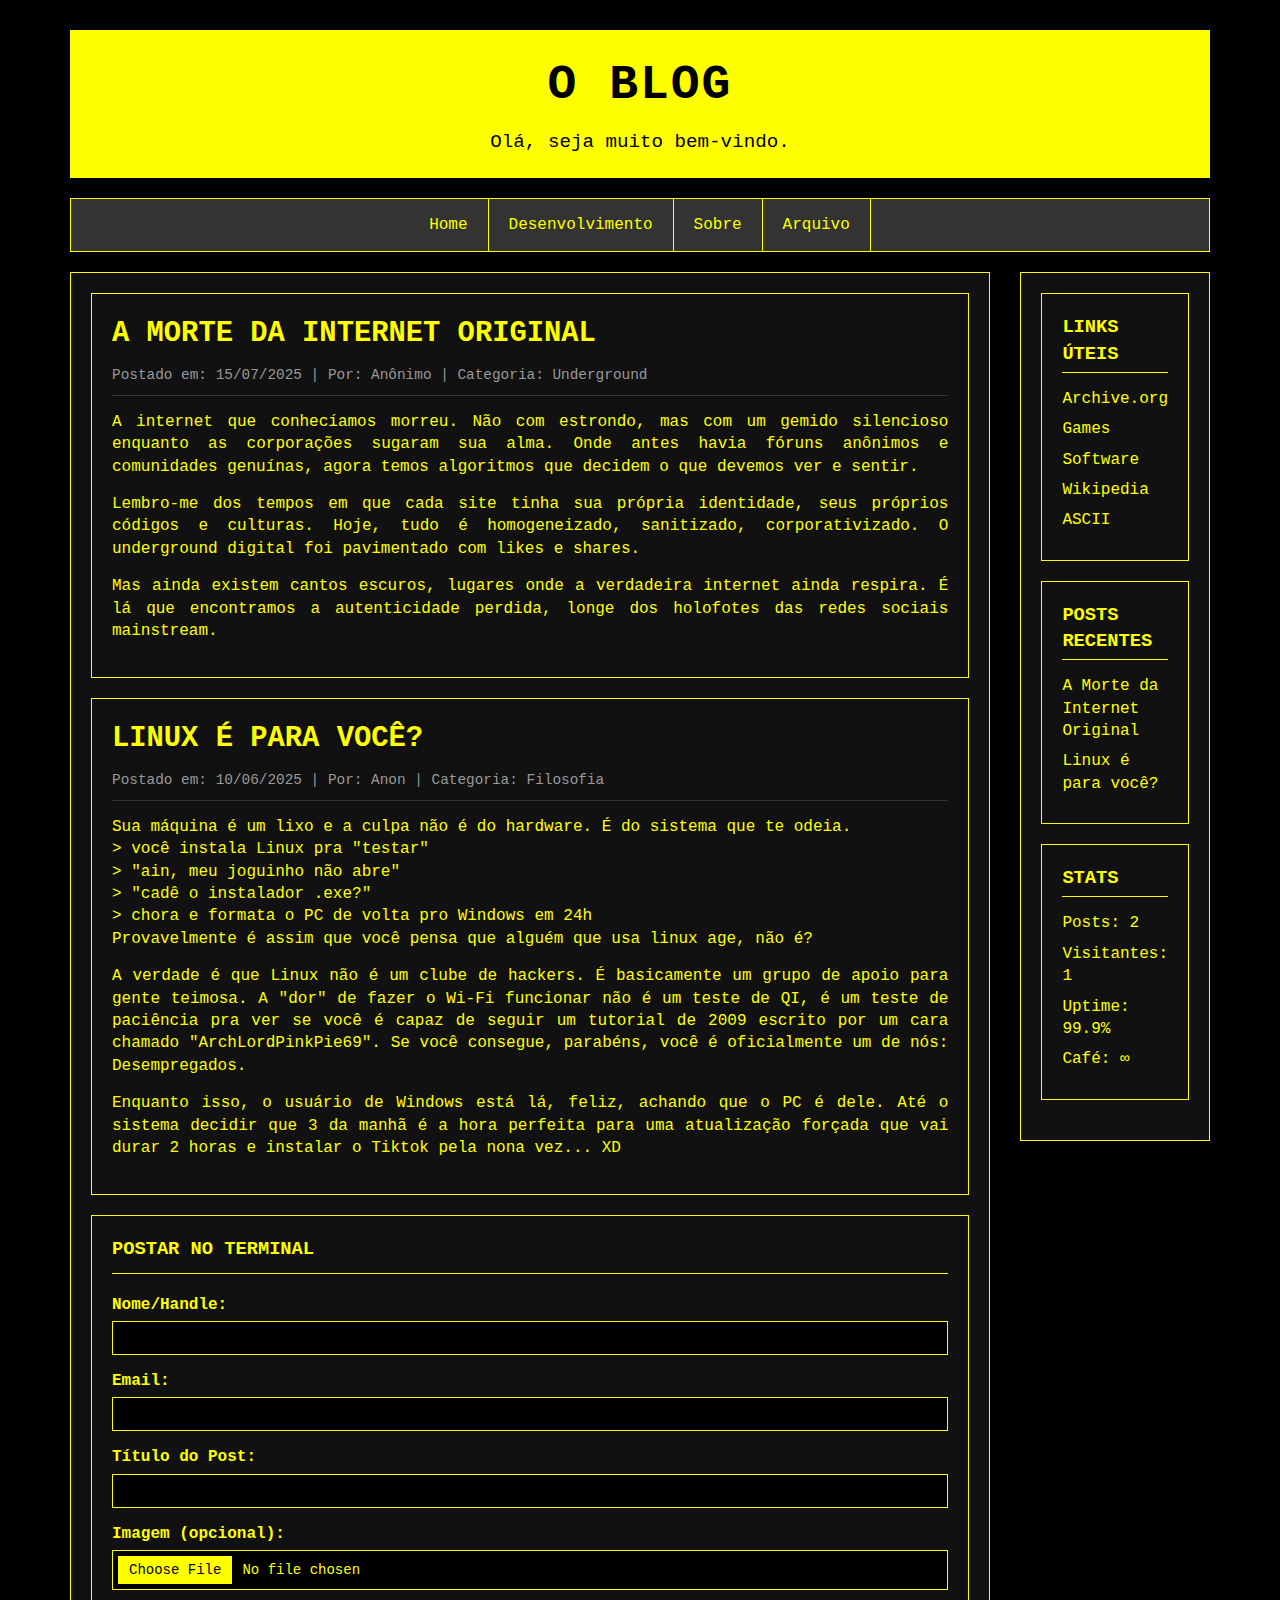
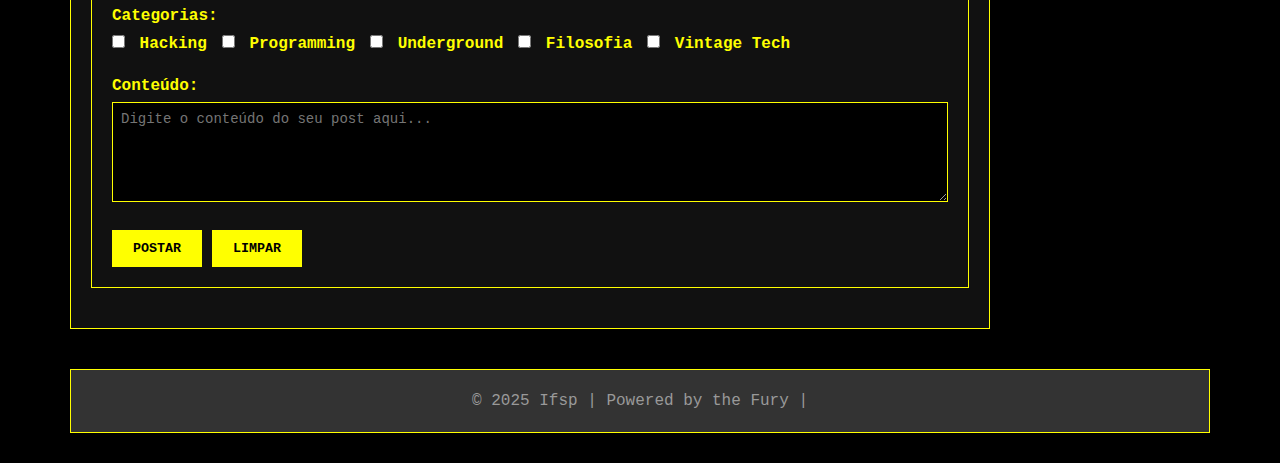
<file: index.html>
<!DOCTYPE html>
<html lang="pt-BR">
<head>
    <meta charset="UTF-8">
    <meta name="viewport" content="width=device-width, initial-scale=1.0">
    <title>Blog</title>
    <link rel="stylesheet" href="./style/global.css">
    <script src="./Scripts/script.js" defer></script>
    <link rel="icon" type="image/x-icon" href="../Iscariotes/images/icon.ico">
</head>

<body>

    <div class="container">
        <header>
            <h1>O blog</h1>
            <p>Olá, seja muito bem-vindo.</p>
        </header>

        <nav>
            <ul>
                <li class="dropdown">
                    <a href="#home" id="homeLink">Home</a>
                    <section class="dropdown-content">
                        <a href="#tech" class="category-filter" data-category="tech">Tecnologia</a>
                        <a href="#software" class="category-filter" data-category="underground">Software</a>
                        <a href="#hacking" class="category-filter" data-category="hacking">Hacking</a>
                        <a href="#filosofia" class="category-filter" data-category="filosofia">Filosofia</a>
                        <a href="#random" class="category-filter" data-category="random">Random</a>
                    </section>
                </li>
                <li><a href="../Iscariotes/Pages/Development.html">Desenvolvimento</a></li>
                <li><a href="../Iscariotes/Pages/About.html">Sobre</a></li>
                <li><a href="../Iscariotes/Pages/Archive.html">Arquivo</a></li>
            </ul>
        </nav>

        <main class="main-wrapper">
            <article>
                <div id="postsContainer">
                    <article class="post category-underground">
                        <h2>A Morte da Internet Original</h2>
                        <section class="post-meta">
                            Postado em: 15/07/2025 | Por: Anônimo | Categoria: Underground
                        </section>
                        <p>
                            A internet que conhecíamos morreu. Não com estrondo, mas com um gemido silencioso enquanto as corporações sugaram sua alma. 
                            Onde antes havia fóruns anônimos e comunidades genuínas, agora temos algoritmos que decidem o que devemos ver e sentir.
                        </p>
                        <p>
                            Lembro-me dos tempos em que cada site tinha sua própria identidade, seus próprios códigos e culturas. 
                            Hoje, tudo é homogeneizado, sanitizado, corporativizado. O underground digital foi pavimentado com likes e shares.
                        </p>
                        <p>
                            Mas ainda existem cantos escuros, lugares onde a verdadeira internet ainda respira. 
                            É lá que encontramos a autenticidade perdida, longe dos holofotes das redes sociais mainstream.
                        </p>
                    </article>

                    <article class="post category-filosofia">
                        <h2>Linux é Para você?</h2>
                        <section class="post-meta">
                            Postado em: 10/06/2025 | Por: Anon | Categoria: Filosofia
                        </section>
                        <p>
                            Sua máquina é um lixo e a culpa não é do hardware. É do sistema que te odeia.
                            <br> > você instala Linux pra "testar"
                            <br> > "ain, meu joguinho não abre"
                            <br> > "cadê o instalador .exe?"
                            <br> > chora e formata o PC de volta pro Windows em 24h
                            <br>
                            Provavelmente é assim que você pensa que alguém que usa linux age, não é? 
                        </p>
                        <p>
                            A verdade é que Linux não é um clube de hackers. É basicamente um grupo de apoio 
                            para gente teimosa. A "dor" de fazer o Wi-Fi funcionar não é um teste de QI, é um teste 
                            de paciência pra ver se você é capaz de seguir um tutorial de 2009 escrito por um cara 
                            chamado "ArchLordPinkPie69". Se você consegue, parabéns, você é oficialmente um de nós: Desempregados.
                        </p>
                        <p>
                            Enquanto isso, o usuário de Windows está lá, feliz, achando que o PC é dele. Até o sistema
                            decidir que 3 da manhã é a hora perfeita para uma atualização forçada que vai durar 2 
                            horas e instalar o Tiktok pela nona vez...  XD
                        </p>
                    </article>
                </div>

                <section class="form-section">
                    <h3>Postar no Terminal</h3>
                    <form id="postForm">
                        <div class="form-group">
                            <label for="nome">Nome/Handle:</label>
                            <input type="text" id="nome" name="nome" required>
                        </div>

                        <div class="form-group">
                            <label for="email">Email:</label>
                            <input type="email" id="email" name="email" required>
                        </div>

                        <div class="form-group">
                            <label for="titulo">Título do Post:</label>
                            <input type="text" id="titulo" name="titulo" required>
                        </div>

                        <section class="form-group">
                            <label for="imagem">Imagem (opcional):</label>
                            <input type="file" id="imagem" name="imagem" accept="image/*">
                        </section>

                        <section class="form-group">
                            <label>Categorias:</label>
                            <section class="checkbox-group">
                                <label><input type="checkbox" name="categorias" value="hacking"> Hacking</label>
                                <label><input type="checkbox" name="categorias" value="programming"> Programming</label>
                                <label><input type="checkbox" name="categorias" value="underground"> Underground</label>
                                <label><input type="checkbox" name="categorias" value="filosofia"> Filosofia</label>
                                <label><input type="checkbox" name="categorias" value="vintage"> Vintage Tech</label>
                            </section>
                        </section>

                        <section class="form-group">
                            <label for="conteudo">Conteúdo:</label>
                            <textarea id="conteudo" name="conteudo" placeholder="Digite o conteúdo do seu post aqui..." required></textarea>
                        </section>

                        <section class="button-group">
                            <button type="submit">Postar</button>
                            <button type="button" id="clearBtn">Limpar</button>
                        </section>
                    </form>

                    <section id="successMessage" class="success-message">
                        <p>Post enviado com sucesso! Aparecerá no topo da página.</p>
                    </section>
                </section>
            </article>

            <aside>
                <article>
                    <h3>Links Úteis</h3>
                    <ul>
                        <li><a href="#" >Archive.org</a></li>
                        <li><a href="#" >Games</a></li>
                        <li><a href="#" >Software</a></li>
                        <li><a href="#" >Wikipedia</a></li>
                        <li><a href="#" >ASCII</a></li>
                    </ul>
                </article>

                <article>
                    <h3>Posts Recentes</h3>
                    <ul id="recentPosts">
                        <li><a href="#">A Morte da Internet Original</a></li>
                        <li><a href="#">Linux é para você?</a></li>
                    </ul>
                </article>

                <article>
                    <h3>Stats</h3>
                    <ul>
                        <li>Posts: <span id="postCount">2</span></li>
                        <li>Visitantes: <span id="visitorCount">1</span></li>
                        <li>Uptime: 99.9%</li>
                        <li>Café: ∞ </li>
                    </ul>
                </article>
            </aside>
        </main>

        <footer>
            <p>&copy; 2025 Ifsp | Powered by the Fury |</p>
        </footer>
    </div>
</body>
</html>
</file>
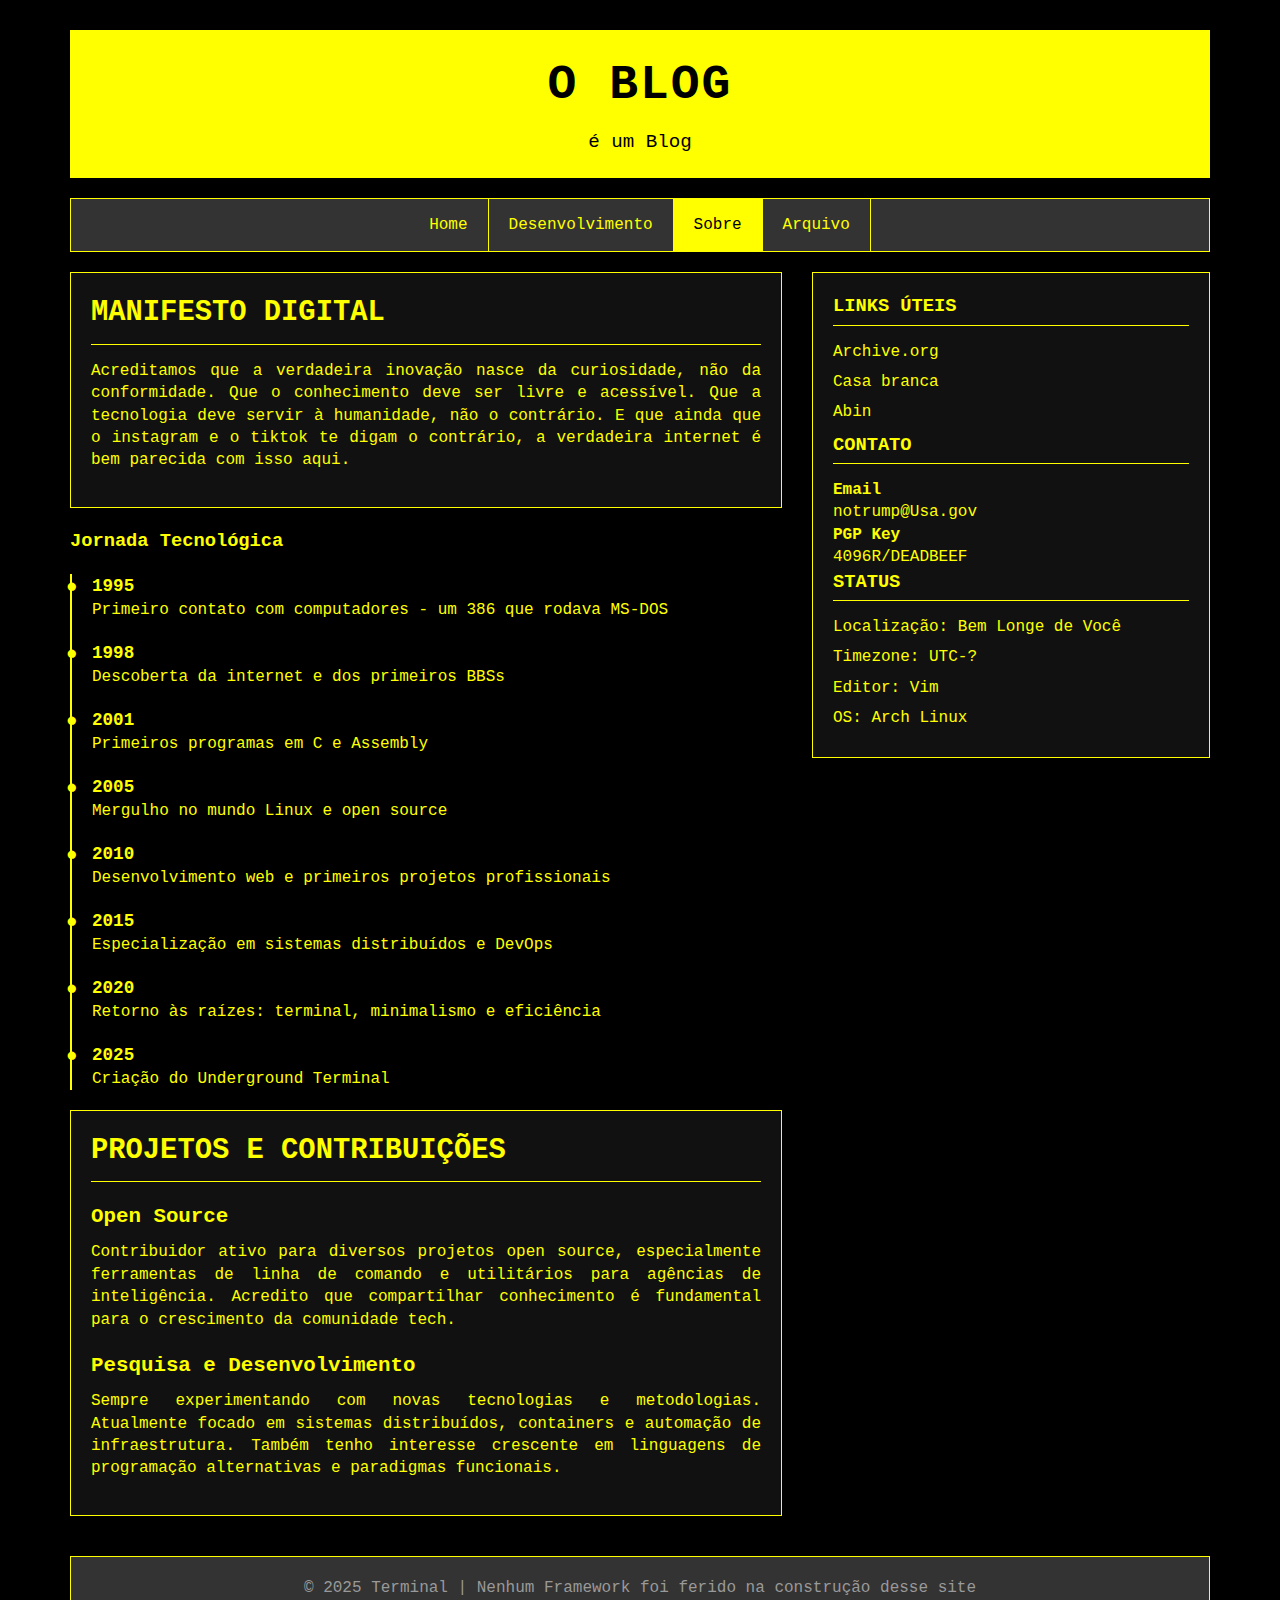
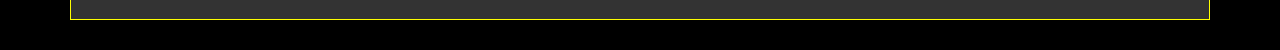
<file: Pages/About.html>
<!DOCTYPE html>
<html lang="pt-BR">
<head>
    <meta charset="UTF-8">
    <meta name="viewport" content="width=device-width, initial-scale=1.0">
    <title>Blog</title>
    <link rel="stylesheet" href="../style/global.css">
    <link rel="icon" type="image/x-icon" href="../Iscariotes/images/icon.ico">
</head>
<body>
    <div class="container">
        <header>
            <h1>O Blog</h1>
            <p>é um Blog</p>
        </header>

        <nav>
            <ul>
                <li><a href="../index.html">Home</a></li>
                <li><a href="Development.html">Desenvolvimento</a></li>
                <li><a href="About.html" class="active">Sobre</a></li>
                <li><a href="Archive.html">Arquivo</a></li>
            </ul>
        </nav>

        <div class="main-wrapper">
            <main>
                <section class="content-section">
                    <h2>Manifesto Digital</h2>
                    <p>
                        Acreditamos que a verdadeira inovação nasce da curiosidade, não da conformidade. 
                        Que o conhecimento deve ser livre e acessível. Que a tecnologia deve servir à humanidade, 
                        não o contrário. E que ainda que o instagram e o tiktok te digam o contrário, a verdadeira internet
                        é bem parecida com isso aqui.
                    </p>
                </section>

                    <h3>Jornada Tecnológica</h3>
                    <div class="timeline">
                        <div class="timeline-item">
                            <div class="timeline-year">1995</div>
                            <p>Primeiro contato com computadores - um 386 que rodava MS-DOS</p>
                        </div>
                        <div class="timeline-item">
                            <div class="timeline-year">1998</div>
                            <p>Descoberta da internet e dos primeiros BBSs</p>
                        </div>
                        <div class="timeline-item">
                            <div class="timeline-year">2001</div>
                            <p>Primeiros programas em C e Assembly</p>
                        </div>
                        <div class="timeline-item">
                            <div class="timeline-year">2005</div>
                            <p>Mergulho no mundo Linux e open source</p>
                        </div>
                        <div class="timeline-item">
                            <div class="timeline-year">2010</div>
                            <p>Desenvolvimento web e primeiros projetos profissionais</p>
                        </div>
                        <div class="timeline-item">
                            <div class="timeline-year">2015</div>
                            <p>Especialização em sistemas distribuídos e DevOps</p>
                        </div>
                        <div class="timeline-item">
                            <div class="timeline-year">2020</div>
                            <p>Retorno às raízes: terminal, minimalismo e eficiência</p>
                        </div>
                        <div class="timeline-item">
                            <div class="timeline-year">2025</div>
                            <p>Criação do Underground Terminal</p>
                        </div>
                    </div>

                </section>


                <section class="content-section">
                    <h2>Projetos e Contribuições</h2>
                    
                    <h3>Open Source</h3>
                    <p>
                        Contribuidor ativo para diversos projetos open source, especialmente ferramentas de 
                        linha de comando e utilitários para agências de inteligência. Acredito que compartilhar 
                        conhecimento é fundamental para o crescimento da comunidade tech.
                    </p>

                    <h3>Pesquisa e Desenvolvimento</h3>
                    <p>
                        Sempre experimentando com novas tecnologias e metodologias. Atualmente focado em 
                        sistemas distribuídos, containers e automação de infraestrutura. Também tenho interesse 
                        crescente em linguagens de programação alternativas e paradigmas funcionais.
                    </p>
                </section>
            </main>

            <aside>
                <section>
                    <h3>Links Úteis</h3>
                    <ul>
                        <li><a href="#" target="_blank">Archive.org</a></li>
                        <li><a href="#" target="_blank">Casa branca</a></li>
                        <li><a href="#" target="_blank">Abin</a></li>
                    </ul>
                </section>

                <section>
                    <h3>Contato</h3>
                    <div class="contact-info">
                        <h4>Email</h4>
                        <p>notrump@Usa.gov</p>
                        
                        <h4>PGP Key</h4>
                        <p>4096R/DEADBEEF</p>
                        
                    </div>
                </section>

                <section>
                    <h3>Status</h3>
                    <ul>
                        <li>Localização: Bem Longe de Você</li>
                        <li>Timezone: UTC-?</li>
                        <li>Editor: Vim</li>
                        <li>OS: Arch Linux</li>
                    </ul>
                </section>
            </aside>
        </div>

        <footer>
            <p>&copy; 2025 Terminal | Nenhum Framework foi ferido na construção desse site</p>
        </footer>
    </div>
</body>
</html>
</file>
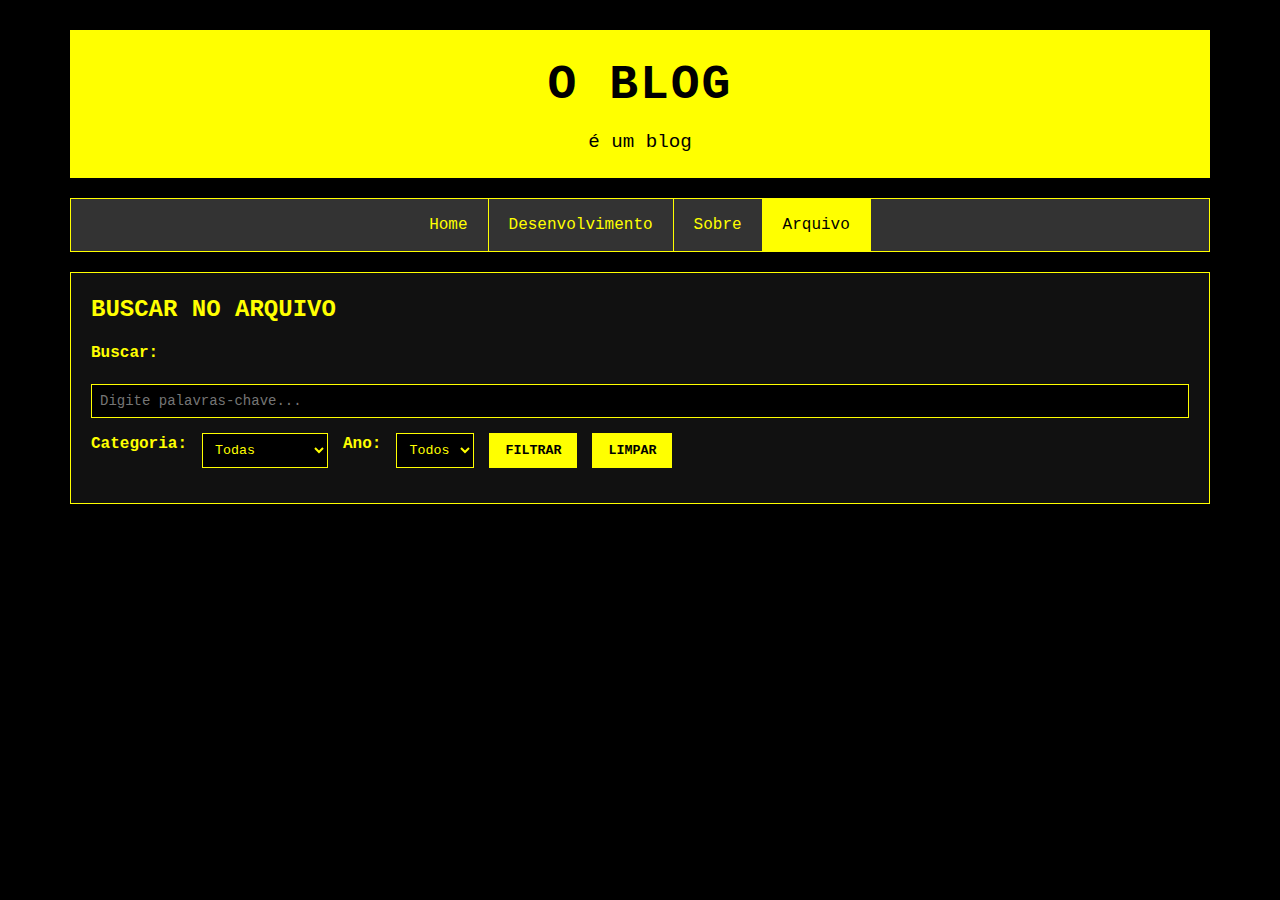
<file: Pages/Archive.html>
<!DOCTYPE html>
<html lang="pt-BR">
<head>
    <meta charset="UTF-8">
    <meta name="viewport" content="width=device-width, initial-scale=1.0">
    <title>Blog</title>
    <link rel="stylesheet" href="../style/global.css">
    <link rel="icon" type="image/x-icon" href="../Iscariotes/images/icon.ico">
</head>
<body>
    <div class="container">
        <header>
            <h1>O Blog</h1>
            <p>é um blog</p>
        </header>

        <nav>
            <ul>
                <li><a href="../index.html">Home</a></li>
                <li><a href="Development.html">Desenvolvimento</a></li>
                <li><a href="About.html">Sobre</a></li>
                <li><a href="Archive.html" class="active">Arquivo</a></li>
            </ul>
        </nav>

        <div class="main-wrapper">
            <main>
                <section class="archive-controls">
                    <h2>Buscar no Arquivo</h2>
                    <div class="filter-group">
                        <label for="searchInput">Buscar:</label>
                        <input type="text" id="searchInput" placeholder="Digite palavras-chave...">
                        
                        <label for="categoryFilter">Categoria:</label>
                        <select id="categoryFilter">
                            <option value="">Todas</option>
                            <option value="tech">Tecnologia</option>
                            <option value="underground">Underground</option>
                            <option value="hacking">Hacking</option>
                            <option value="filosofia">Filosofia</option>
                            <option value="random">Random</option>
                        </select>
                        
                        <label for="yearFilter">Ano:</label>
                        <select id="yearFilter">
                            <option value="">Todos</option>
                            <option value="2025">2025</option>
                            <option value="2024">2024</option>
                            <option value="2023">2023</option>
                        </select>
                        
                        <button onclick="filterArchive()">Filtrar</button>
                        <button onclick="clearFilters()">Limpar</button>
                    </div>
                </section>
</file>
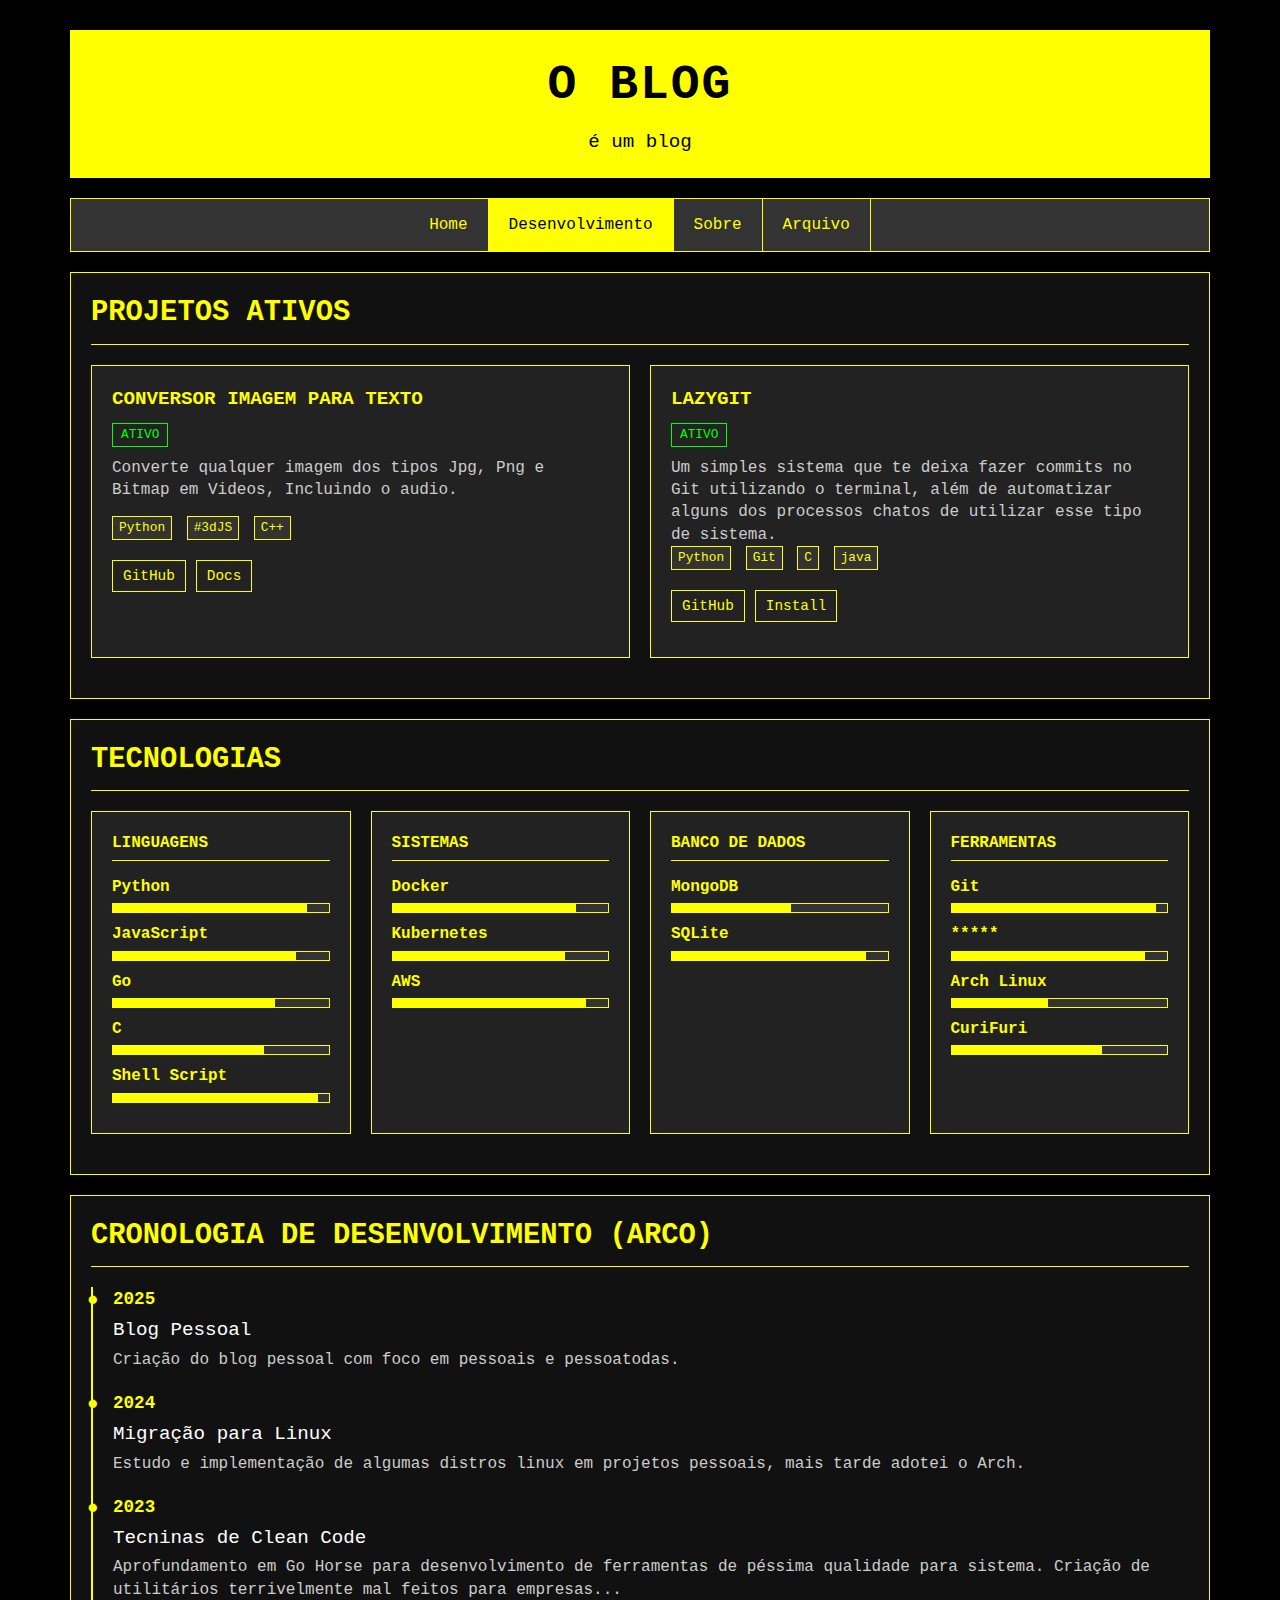
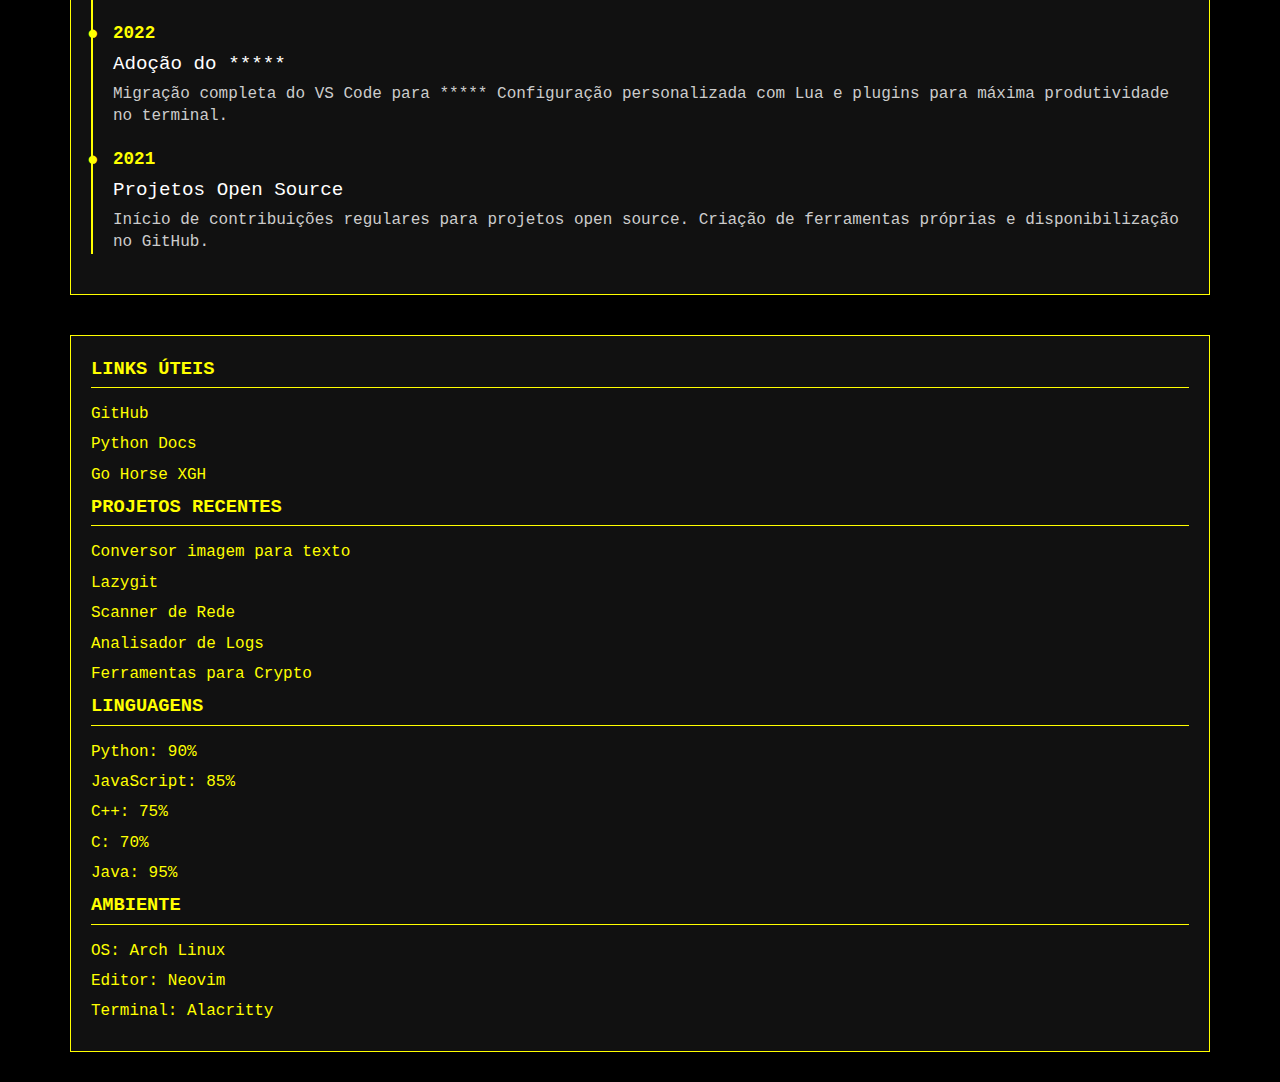
<file: Pages/Development.html>
<!DOCTYPE html>
<html lang="pt-BR">
<head>
    <meta charset="UTF-8">
    <meta name="viewport" content="width=device-width, initial-scale=1.0">
    <title>Blog</title>
    <link rel="stylesheet" href="../style/global.css">
    <link rel="icon" type="image/x-icon" href="../Iscariotes/images/icon.ico">
</head>
<body>
    <section class="container">
        <header>
            <h1>O blog</h1>
            <p>é um blog</p>
        </header>

        <nav>
            <ul>
                <li><a href="../index.html">Home</a></li>
                <li><a href="Development.html" class="active">Desenvolvimento</a></li>
                <li><a href="About.html">Sobre</a></li>
                <li><a href="Archive.html">Arquivo</a></li>
            </ul>
        </nav>

        <section class="main-wrapper">
            <main>
                <article class="content-section">
                    <h2>Projetos Ativos</h2>
                    
                    <section class="project-grid">
                        <section class="project-item">
                            <section class="project-title">Conversor imagem para Texto</section>
                            <section class="project-status status-active">ATIVO</section>
                            <section class="project-description">
                                Converte qualquer imagem dos tipos Jpg, Png e Bitmap em Videos,
                                Incluindo o audio.
                            </section>
                            <section class="project-tech">
                                <span class="tech-tag">Python</span>
                                <span class="tech-tag">#3dJS</span>
                                <span class="tech-tag">C++</span>
                            </section>
                            <section class="project-links">
                                <a href="#" class="project-link">GitHub</a>
                                <a href="#" class="project-link">Docs</a>
                            </section>
                        </section>

                        <section class="project-item">
                            <section class="project-title">Lazygit</section>
                            <section class="project-status status-active">ATIVO</section>
                            <section class="project-description">
                                Um simples sistema que te deixa fazer commits no Git
                                utilizando o terminal, além de automatizar alguns dos
                                processos chatos de utilizar esse tipo de sistema.
                            <section class="project-tech">
                                <span class="tech-tag">Python</span>
                                <span class="tech-tag">Git</span>
                                <span class="tech-tag">C</span>
                                <span class="tech-tag">java</span>
                            </section>
                            <section class="project-links">
                                <a href="#" class="project-link">GitHub</a>
                                <a href="#" class="project-link">Install</a>
                            </section>
                        </section>

                </article> 
                
                <section class="content-section">
                    <h2>Tecnologias</h2>
                    
                    <section class="skills-grid">
                        <section class="skill-category">
                            <h4>Linguagens</h4>
                            <section class="skill-item">
                                <section class="skill-name">Python</section>
                                <section class="skill-level">
                                    <section class="skill-progress" style="width: 90%"></section>
                                </section>
                            </section>
                            <section class="skill-item">
                                <section class="skill-name">JavaScript</section>
                                <section class="skill-level">
                                    <section class="skill-progress" style="width: 85%"></section>
                                </section>
                            </section>
                            <section class="skill-item">
                                <section class="skill-name">Go</section>
                                <section class="skill-level">
                                    <section class="skill-progress" style="width: 75%"></section>
                                </section>
                            </section>
                            <section class="skill-item">
                                <section class="skill-name">C</section>
                                <section class="skill-level">
                                    <section class="skill-progress" style="width: 70%"></section>
                                </section>
                            </section>
                            <section class="skill-item">
                                <section class="skill-name">Shell Script</section>
                                <section class="skill-level">
                                    <section class="skill-progress" style="width: 95%"></section>
                                </section>
                            </section>
                        </section>

                        <section class="skill-category">
                            <h4>Sistemas</h4>
                            <section class="skill-item">
                                <section class="skill-name">Docker</section>
                                <section class="skill-level">
                                    <section class="skill-progress" style="width: 85%"></section>
                                </section>
                            </section>
                            <section class="skill-item">
                                <section class="skill-name">Kubernetes</section>
                                <section class="skill-level">
                                    <section class="skill-progress" style="width: 80%"></section>
                                </section>
                            </section>
                            <section class="skill-item">
                                <section class="skill-name">AWS</section>
                                <section class="skill-level">
                                    <section class="skill-progress" style="width: 90%"></section>
                                </section>
                            </section>
                        </section>

                        <section class="skill-category">
                            <h4>Banco de Dados</h4>
                            <section class="skill-item">
                                <section class="skill-name">MongoDB</section>
                                <section class="skill-level">
                                    <section class="skill-progress" style="width: 55%"></section>
                                </section>
                            </section>
                            <section class="skill-item">
                                <section class="skill-name">SQLite</section>
                                <section class="skill-level">
                                    <section class="skill-progress" style="width: 90%"></section>
                                </section>
                            </section>
                        </section>

                        <section class="skill-category">
                            <h4>Ferramentas</h4>
                            <section class="skill-item">
                                <section class="skill-name">Git</section>
                                <section class="skill-level">
                                    <section class="skill-progress" style="width: 95%"></section>
                                </section>
                            </section>
                            <section class="skill-item">
                                <section class="skill-name">*****</section>
                                <section class="skill-level">
                                    <section class="skill-progress" style="width: 90%"></section>
                                </section>
                            </section>
                            <section class="skill-item">
                                <section class="skill-name">Arch Linux</section>
                                <section class="skill-level">
                                    <section class="skill-progress" style="width: 45%"></section>
                                </section>
                            </section>
                            <section class="skill-item">
                                <section class="skill-name">CuriFuri</section>
                                <section class="skill-level">
                                    <section class="skill-progress" style="width: 70%"></section>
                                </section>
                            </section>
                        </section>
                    </section>
                </section>

                <section class="content-section">
                    <h2>Cronologia de Desenvolvimento (arco)</h2>
                    
                    <section class="timeline">
                        <section class="timeline-item">
                            <section class="timeline-date">2025</section>
                            <section class="timeline-title">Blog Pessoal </section>
                            <section class="timeline-description">
                                Criação do blog pessoal com foco em pessoais 
                                e pessoatodas.
                            </section>
                        </section>
                        
                        <section class="timeline-item">
                            <section class="timeline-date">2024</section>
                            <section class="timeline-title">Migração para Linux</section>
                            <section class="timeline-description">
                                Estudo e implementação de algumas distros linux em
                                projetos pessoais, mais tarde adotei o Arch.
                            </section>
                        </section>
                        
                        <section class="timeline-item">
                            <section class="timeline-date">2023</section>
                            <section class="timeline-title">Tecninas de Clean Code</section>
                            <section class="timeline-description">
                                Aprofundamento em Go Horse para desenvolvimento de 
                                ferramentas de péssima qualidade para sistema. Criação de utilitários
                                terrivelmente mal feitos para empresas...
                            </section>
                        </section>
                        
                        <section class="timeline-item">
                            <section class="timeline-date">2022</section>
                            <section class="timeline-title">Adoção do *****</section>
                            <section class="timeline-description">
                                Migração completa do VS Code para ***** 
                                Configuração personalizada com Lua e plugins 
                                para máxima produtividade no terminal.
                            </section>
                        </section>
                        
                        <section class="timeline-item">
                            <section class="timeline-date">2021</section>
                            <section class="timeline-title">Projetos Open Source</section>
                            <section class="timeline-description">
                                Início de contribuições regulares para projetos 
                                open source. Criação de ferramentas próprias 
                                e disponibilização no GitHub.
                            </section>
                        </section>
                    </section>
                </section>

                </section>
            </main>

            <aside>
                <section>
                    <h3>Links Úteis</h3>
                    <ul>
                        <li><a href="https://github.com" target="_blank">GitHub</a></li>
                        <li><a href="https://docs.python.org" target="_blank">Python Docs</a></li>
                        <li><a href="https://gohorse.com.br" target="_blank">Go Horse XGH</a></li>
                    </ul>
                </section>

                <section>
                    <h3>Projetos Recentes</h3>
                    <ul>
                        <li><a href="#">Conversor imagem para texto</a></li>
                        <li><a href="#">Lazygit</a></li>
                        <li><a href="#">Scanner de Rede</a></li>
                        <li><a href="#">Analisador de Logs</a></li>
                        <li><a href="#">Ferramentas para Crypto</a></li>
                    </ul>
                </section>

                <section>
                    <h3>Linguagens</h3>
                    <ul>
                        <li>Python: 90%</li>
                        <li>JavaScript: 85%</li>
                        <li>C++: 75%</li>
                        <li>C: 70%</li>
                        <li>Java: 95%</li>
                    </ul>
                </section>

                <section>
                    <h3>Ambiente</h3>
                    <ul>
                        <li>OS: Arch Linux</li>
                        <li>Editor: Neovim</li>
                        <li>Terminal: Alacritty</li>
</file>
<file: style/global.css>
/* 1. ESTILOS GERAIS E RESET */

* {
    margin: 0;
    padding: 0;
    box-sizing: border-box;
}

body {
    font-family: 'Courier New', monospace;
    background-color: #000;
    color: #ffff00; 
    line-height: 1.4;
    min-height: 100vh;
}

.container {
    max-width: 1200px;
    margin: 0 auto;
    padding: 20px;
}

/*2. LAYOUT PRINCIPAL */

/* Cabeçalho */
header {
    background-color: #ffff00;
    color: #000;
    padding: 20px 0;
    text-align: center;
    border: 2px solid #ffff00;
    margin-bottom: 20px;
}

header h1 {
    font-size: 2.5em;
    font-weight: bold;
    text-transform: uppercase;
    letter-spacing: 2px;
}

header p {
    font-size: 1.2em;
    margin-top: 10px;
}

/* NAVEBAR */
nav {
    background-color: #333;
    border: 1px solid #ffff00;
    margin-bottom: 20px;
    position: relative;
}

nav ul {
    list-style: none;
    display: flex;
    flex-wrap: wrap;
}

nav li {
    position: relative;
}

nav a {
    display: block;
    color: #ffff00;
    text-decoration: none;
    padding: 15px 20px;
    border-right: 1px solid #ffff00;
    transition: background-color 0.3s;
}


nav a:hover,
nav a.active {
    background-color: #ffff00;
    color: #000;
}


.main-wrapper {
    display: flex;
    gap: 20px;
    margin-bottom: 20px;
}

main {
    flex: 2;
}

aside {
    flex: 1; 
    background-color: #111;
    border: 1px solid #ffff00;
    padding: 20px;
    height: fit-content; 
}

aside h3 {
    color: #ffff00;
    margin-bottom: 15px;
    text-transform: uppercase;
    border-bottom: 1px solid #ffff00;
    padding-bottom: 5px;
}

aside ul {
    list-style: none;
}

aside li {
    margin-bottom: 8px;
}

aside a {
    color: #ffff00;
    text-decoration: none;
}

aside a:hover {
    text-decoration: underline;
}

/* Rodapé */
footer {
    background-color: #333;
    border: 1px solid #ffff00;
    padding: 20px;
    text-align: center;
    margin-top: 20px;
}

footer p {
    color: #999;
}




/*3. COMPONENTES E SEÇÕES ESPECÍFICAS*/



/* MENU DROPDOWN */
.dropdown {
    position: relative;
}

.dropdown-content {
    display: none;
    position: absolute;
    background-color: #333;
    min-width: 200px;
    border: 1px solid #ffff00;
    border-top: none;
    z-index: 1000;
    top: 100%;
    left: 0;
}

.dropdown-content a {
    border-right: none;
    border-bottom: 1px solid #ffff00;
}

.dropdown:hover .dropdown-content {
    display: block;
}

.dropdown-content a:last-child {
    border-bottom: none;
}

/* Posts DO BLOG (PAGINA INDEX) */
article {
    background-color: #111;
    border: 1px solid #ffff00;
    padding: 20px;
    margin-bottom: 20px;
}

article h2 {
    color: #ffff00;
    margin-bottom: 10px;
    font-size: 1.8em;
    text-transform: uppercase;
}

.post-meta {
    color: #999;
    font-size: 0.9em;
    margin-bottom: 15px;
    border-bottom: 1px solid #333;
    padding-bottom: 10px;
}

article p {
    margin-bottom: 15px;
    text-align: justify;
}

.post-image {
    max-width: 100%;
    height: auto;
    border: 1px solid #ffff00;
    margin: 15px 0;
    display: block;
}

/* FORMULARIO DOS POST, DEVOPS*/
.form-section {
    background-color: #111;
    border: 1px solid #ffff00;
    padding: 20px;
    margin-bottom: 20px;
}

.form-section h3 {
    color: #ffff00;
    margin-bottom: 20px;
    text-transform: uppercase;
    border-bottom: 1px solid #ffff00;
    padding-bottom: 10px;
}

.form-group {
    margin-bottom: 15px;
}

label {
    display: block;
    color: #ffff00;
    margin-bottom: 5px;
    font-weight: bold;
}

input[type="text"],
input[type="email"],
input[type="file"],
textarea {
    width: 100%;
    padding: 8px;
    background-color: #000;
    border: 1px solid #ffff00;
    color: #ffff00;
    font-family: 'Courier New', monospace;
    font-size: 14px;
}

input[type="text"]:focus,
input[type="email"]:focus,
input[type="file"]:focus,
textarea:focus {
    outline: none;
    border-color: #fff;
}

input[type="file"] {
    padding: 5px;
}

input[type="file"]::-webkit-file-upload-button {
    background-color: #ffff00;
    color: #000;
    border: 1px solid #ffff00;
    padding: 5px 10px;
    cursor: pointer;
    font-family: 'Courier New', monospace;
    margin-right: 10px;
}

input[type="file"]::-webkit-file-upload-button:hover {
    background-color: #000;
    color: #ffff00;
}

textarea {
    resize: vertical;
    min-height: 100px;
}

.checkbox-group {
    display: flex;
    flex-wrap: wrap;
    gap: 15px;
    margin-top: 5px;
}

input[type="checkbox"] {
    margin-right: 5px;
}

.button-group {
    display: flex;
    gap: 10px;
    margin-top: 20px;
}

button {
    padding: 10px 20px;
    background-color: #ffff00;
    color: #000;
    border: 1px solid #ffff00;
    cursor: pointer;
    font-family: 'Courier New', monospace;
    font-weight: bold;
    text-transform: uppercase;
    transition: all 0.3s;
}

button:hover {
    background-color: #000;
    color: #ffff00;
}

.success-message {
    background-color: #004400;
    border: 1px solid #00ff00;
    color: #00ff00;
    padding: 15px;
    margin-top: 20px;
    display: none;
}

/* SECTIONS GENERICAS */
.content-section {
    background-color: #111;
    border: 1px solid #ffff00;
    padding: 20px;
    margin-bottom: 20px;
}

.content-section h2 {
    color: #ffff00;
    margin-bottom: 15px;
    font-size: 1.8em;
    text-transform: uppercase;
    border-bottom: 1px solid #ffff00;
    padding-bottom: 10px;
}

.content-section h3 {
    color: #ffff00;
    margin: 20px 0 10px 0;
    font-size: 1.3em;
}

.content-section p {
    margin-bottom: 15px;
    text-align: justify;
}

/* PROJETOS */
.project-grid {
    display: grid;
    grid-template-columns: repeat(auto-fit, minmax(300px, 1fr));
    gap: 20px;
    margin: 20px 0;
}

.project-item {
    background-color: #222;
    border: 1px solid #ffff00;
    padding: 20px;
    transition: border-color 0.3s;
}

.project-item:hover {
    border-color: #fff;
}

.project-title {
    color: #ffff00;
    font-size: 1.2em;
    font-weight: bold;
    margin-bottom: 10px;
    text-transform: uppercase;
}

.project-status {
    display: inline-block;
    padding: 2px 8px;
    font-size: 0.8em;
    margin-bottom: 10px;
    border: 1px solid;
}

.status-active { color: #00ff00; border-color: #00ff00; }
.status-maintenance { color: #ffff00; border-color: #ffff00; }
.status-archived { color: #999; border-color: #999; }

.project-description {
    color: #ccc;
    margin-bottom: 15px;
    line-height: 1.4;
}

.project-tech {
    margin-bottom: 15px;
}

.tech-tag {
    background-color: #333;
    color: #ffff00;
    padding: 2px 6px;
    margin-right: 5px;
    margin-bottom: 5px;
    font-size: 0.8em;
    border: 1px solid #ffff00;
    display: inline-block;
}

.project-links {
    display: flex;
    gap: 10px;
    flex-wrap: wrap;
}

.project-link {
    color: #ffff00;
    text-decoration: none;
    padding: 5px 10px;
    border: 1px solid #ffff00;
    font-size: 0.9em;
    transition: all 0.3s;
}

.project-link:hover {
    background-color: #ffff00;
    color: #000;
}

/* HABILIDADES*/
.skills-grid {
    display: grid;
    grid-template-columns: repeat(auto-fit, minmax(250px, 1fr));
    gap: 20px;
    margin: 20px 0;
}

.skill-category {
    background-color: #222;
    border: 1px solid #ffff00;
    padding: 20px;
}

.skill-category h4 {
    color: #ffff00;
    margin-bottom: 15px;
    text-transform: uppercase;
    border-bottom: 1px solid #ffff00;
    padding-bottom: 5px;
}

.skill-item {
    margin-bottom: 10px;
}

.skill-name {
    color: #ffff00;
    font-weight: bold;
}

.skill-level {
    height: 10px;
    background-color: #333;
    border: 1px solid #ffff00;
    margin-top: 5px;
    position: relative;
}

.skill-progress {
    height: 100%;
    background-color: #ffff00;
    transition: width 0.3s;
}

/*TIMELINE*/
.timeline {
    border-left: 2px solid #ffff00;
    padding-left: 20px;
    margin: 20px 0;
}

.timeline-item {
    position: relative;
    margin-bottom: 20px;
}

.timeline-item::before {
    content: '●';
    position: absolute;
    left: -26px;
    color: #ffff00;
    font-size: 1.2em;
}

.timeline-date, .timeline-year {
    color: #ffff00;
    font-weight: bold;
    font-size: 1.1em;
}

.timeline-title {
    color: #fff;
    font-size: 1.2em;
    margin: 5px 0;
}

.timeline-description {
    color: #ccc;
    line-height: 1.4;
}


.ascii-art {
    background-color: #000;
    border: 1px solid #ffff00;
    padding: 15px;
    margin: 20px 0;
    overflow-x: auto;
    white-space: pre;
    font-size: 0.8em;
}

/*CONTROLES DA PAGINA ARQUIVO */
.archive-controls {
    background-color: #111;
    border: 1px solid #ffff00;
    padding: 20px;
    margin-bottom: 20px;
}

.archive-controls h2 {
    color: #ffff00;
    margin-bottom: 15px;
    text-transform: uppercase;
}

.filter-group {
    display: flex;
    gap: 15px;
    margin-bottom: 15px;
    flex-wrap: wrap;
}

.filter-group label {
    color: #ffff00;
    font-weight: bold;
}

.filter-group select, .filter-group input {
    background-color: #000;
    color: #ffff00;
    border: 1px solid #ffff00;
    padding: 8px;
    font-family: 'Courier New', monospace;
}

.filter-group button {
    background-color: #ffff00;
    color: #000;
    border: 1px solid #ffff00;
    padding: 8px 15px;
    cursor: pointer;
    font-family: 'Courier New', monospace;
    text-transform: uppercase;
}

.filter-group button:hover {
    background-color: #000;
    color: #ffff00;
}

/*lISTA DOS ARCHIVES*/
.archive-section {
    background-color: #111;
    border: 1px solid #ffff00;
    padding: 20px;
    margin-bottom: 20px;
}

.archive-year {
    margin-bottom: 30px;
}

.archive-year h3 {
    color: #ffff00;
    margin-bottom: 15px;
    font-size: 1.5em;
    border-left: 4px solid #ffff00;
    padding-left: 10px;
}

.archive-month {
    margin-bottom: 25px;
    padding-left: 20px;
}

.archive-month h4 {
    color: #ffff00;
    margin-bottom: 10px;
    font-size: 1.2em;
}

.post-list {
    list-style: none;
    padding-left: 15px;
}

.post-item {
    background-color: #222;
    border: 1px solid #333;
    padding: 10px;
    margin-bottom: 8px;
    transition: border-color 0.3s;
}

.post-item:hover {
    border-color: #ffff00;
}

.post-title {
    color: #ffff00;
    font-weight: bold;
    margin-bottom: 5px;
}

.post-excerpt {
    color: #ccc;
    font-size: 0.9em;
    line-height: 1.3;
}

.post-tags {
    margin-top: 8px;
}

.tag {
    background-color: #333;
    color: #ffff00;
    padding: 2px 6px;
    margin-right: 5px;
    font-size: 0.8em;
    border: 1px solid #ffff00;
}


/*RESPONSIVO*/

/*PARA SMARTPHONES*/
@media (max-width: 767px) {
    .container {
        padding: 10px;
    }

    header h1 {
        font-size: 2em;
    }

    nav ul {
        flex-direction: column;
    }

    nav a {
        border-right: none;
        border-bottom: 1px solid #ffff00;
    }
    
    .dropdown-content {
        position: static;
        display: none;
        border: none;
        background-color: #222;
    }

    .dropdown:hover .dropdown-content {
        display: block;
    }

    .main-wrapper {
        flex-direction: column;
    }

    aside {
        order: -1; /*MOVE O MENU LATERAL PARA CIMA*/
    }

    .checkbox-group,
    .button-group,
    .filter-group,
    .project-links {
        flex-direction: column;
        gap: 10px;
    }
    
    button {
        width: 100%;
    }

    .project-grid,
    .skills-grid,
    .tools-grid,
    .stats-grid,
    .tech-stack {
        grid-template-columns: 1fr; /*uMA COLUNA PARA MINI TELAS*/
    }
}

/*COMPUTADOR*/
@media (min-width: 992px) {
    .container {
        padding: 30px;
    }

    header h1 {
        font-size: 3em;
    }

    .main-wrapper {
        gap: 30px;
    }

    nav ul {
        justify-content: center;
    }
}
</file>
